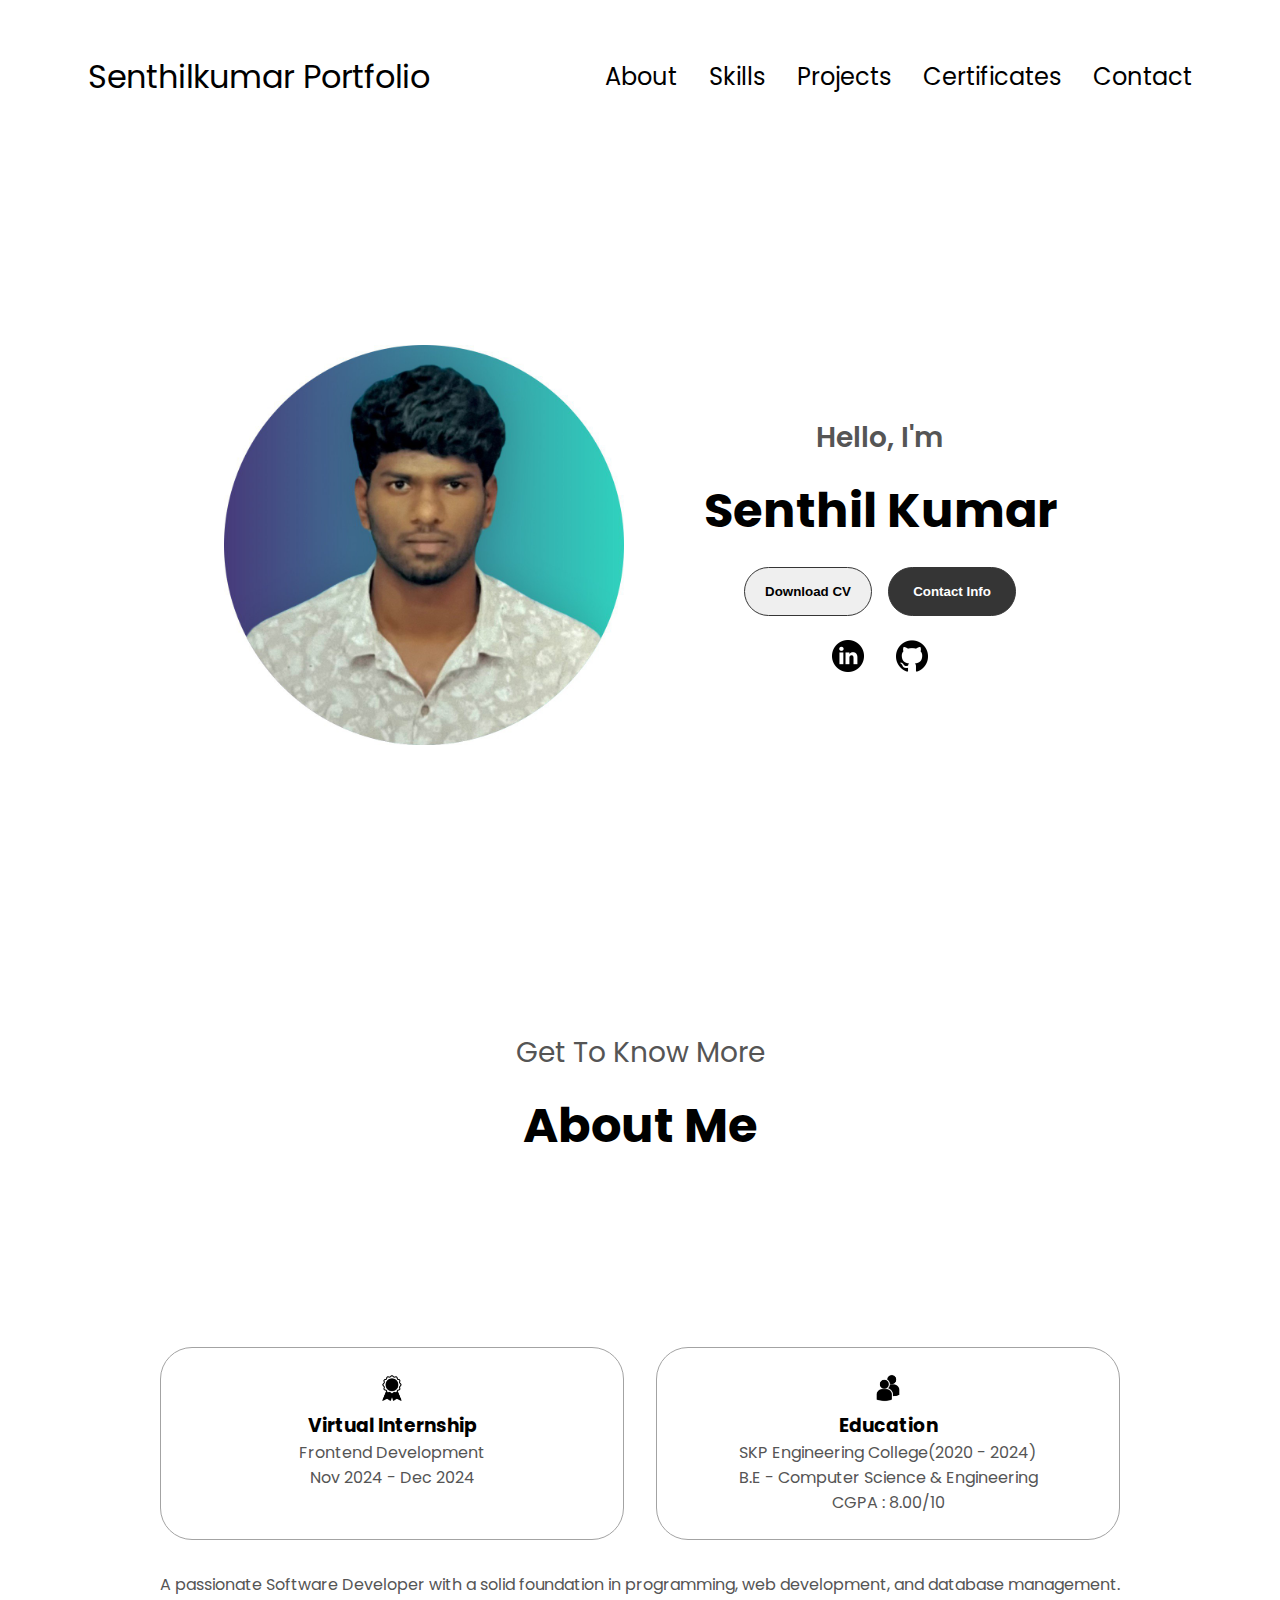
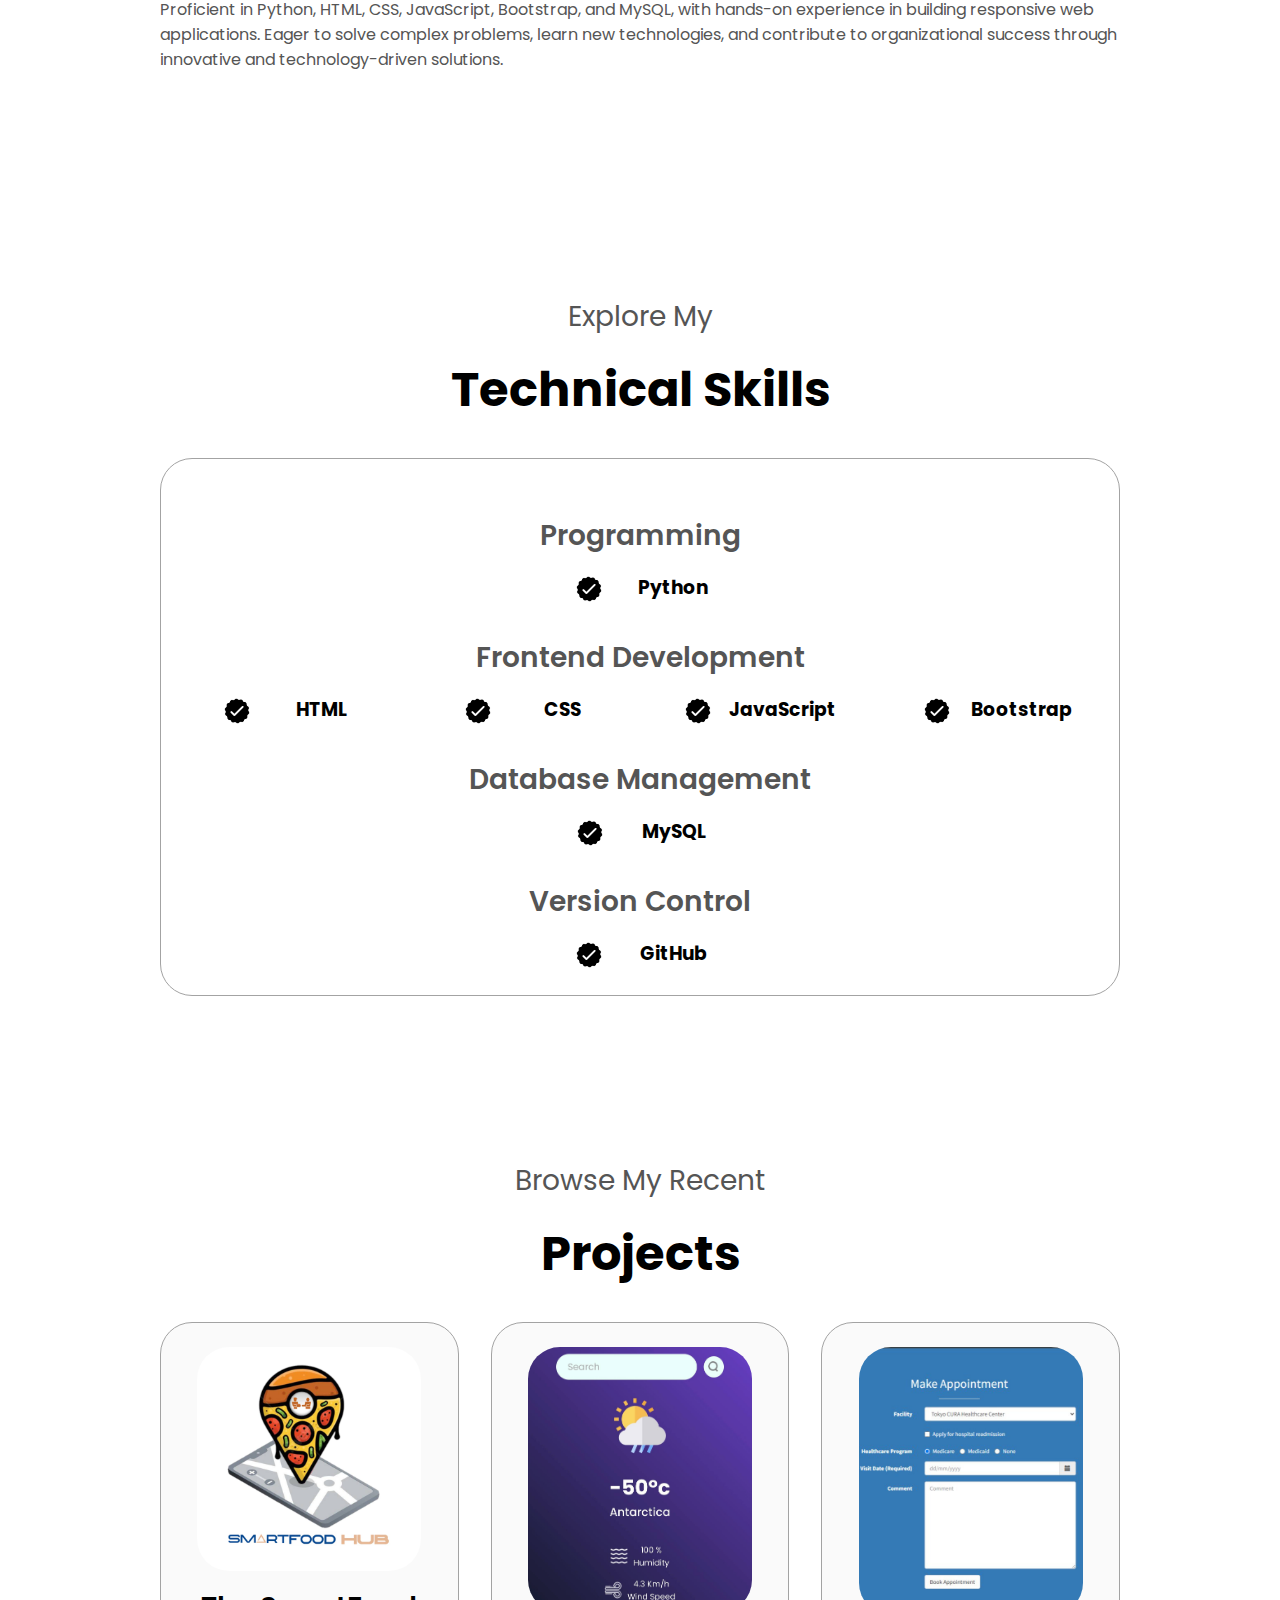
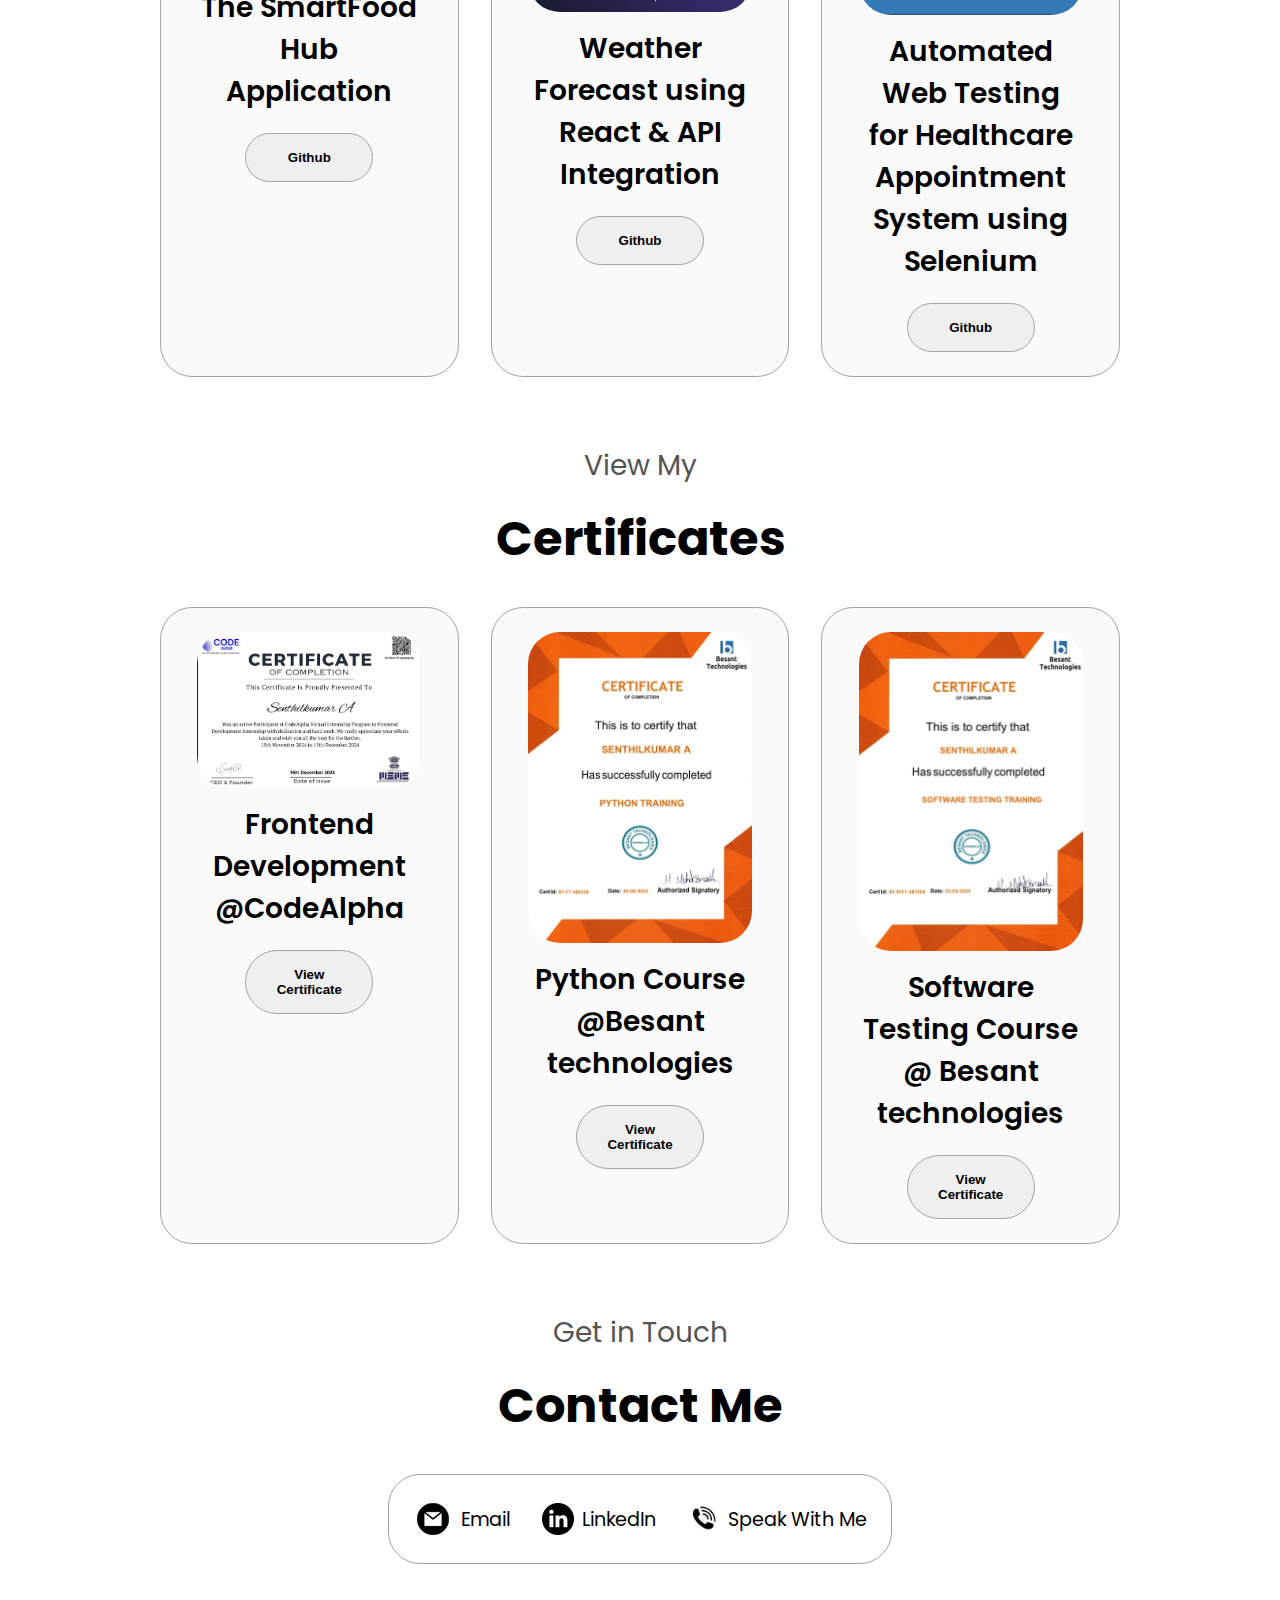
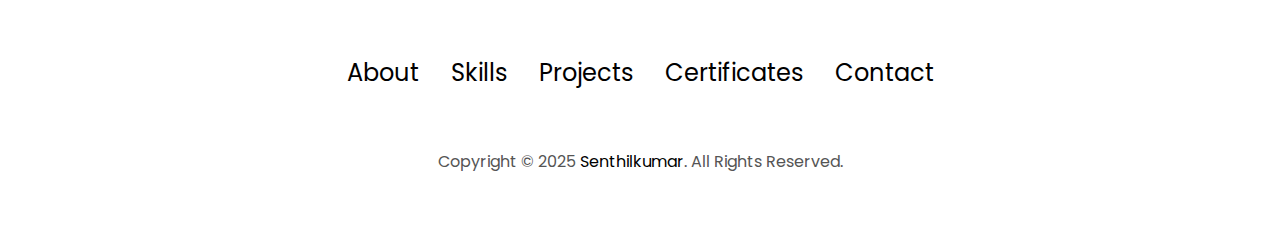
<file: index.html>
<!DOCTYPE html>
<html lang="en">
<head>
    <meta charset="UTF-8">
    <meta name="viewport" content="width=device-width, initial-scale=1.0">
    <title>Senthil's Portfolio</title>
    <link rel="stylesheet" href="style.css">
    <link rel="stylesheet" href="mediaqueries.css">
</head>
<body>
    
    <!-- nav -->
    <nav id="desktop-nav">
        <div class="logo">Senthilkumar Portfolio</div>
        <div>
            <ul class="nav-links">
                <li><a href="#about">About</a></li>
                <li><a href="#skills">Skills</a></li>
                <li><a href="#projects">Projects</a></li>
                <li><a href="#certificates">Certificates</a></li>
                <li><a href="#contact">Contact</a></li>
            </ul>
        </div>
    </nav>

    <nav id="hamburger-nav">
        <div class="logo">Senthilkumar Portfolio</div>
        <div class="hamburger-menu">
            <div class="hamburger-icon" onclick="toggleMenu()">
                <span></span>
                <span></span>
                <span></span>
            </div>
            <div class="menu-links">
                <li><a href="#about" onclick="toggleMenu()">About</a></li>
                <li><a href="#skills" onclick="toggleMenu()">Skills</a></li>
                <li><a href="#projects" onclick="toggleMenu()">Projects</a></li>
                <li><a href="#certificates" onclick="toggleMenu()">Certificates</a></li>
                <li><a href="#contact" onclick="toggleMenu()">Contact</a></li>
            </div>
        </div>
    </nav>


    <!-- about -->

    <section id="profile">
        <div class="section__pic-container">
            <img src="./assets/profile.jpg" alt="senthil profile picture">
        </div>
        <div class="section__text">
            <p class="section__text__p1">Hello, I'm</p>
            <h1 class="title">Senthil Kumar</h1>
            <div class="btn-container">
                <button class="btn btn-color-2" onclick="window.open('./assets/Resume.pdf')">Download CV</button>
                <button class="btn btn-color-1" onclick="location.href='#contact'">Contact Info</button>
            </div>
            <div id="socials-container">
                <img src="./assets/Linkedin.jpg" alt="My LinkedIn profile" class="icon" onclick="location.href='https://www.linkedin.com/in/senthilkumar-a-'">
                <img src="./assets/Github.jpg" alt="My Github Profile" class="icon" onclick="location.href='https://github.com/Senthil-kumar00'">
            </div>
        </div>
    </section>


    <section id="about">
        <p class="section__text__p1">Get To Know More</p>
        <h1 class="title">About Me</h1>
        <div class="section-container">
            <div class="about-details-container">
                <div class="about-containers">
                    <div class="details-container">
                        <img
                          src="./assets/Experience.png"
                          alt="Experience icon"
                          class="icon"
                        />
                        <h3>Virtual Internship</h3>
                        <p>Frontend Development <br> Nov 2024 - Dec 2024</p>
                      </div>
                    <div class="details-container">
                        <img src="./assets/Education.jpg" alt="Education icon" class="icon">
                        <h3>Education</h3>
                        <p>SKP Engineering College(2020 - 2024) <br> B.E - Computer Science & Engineering <br> CGPA : 8.00/10</p>
                    </div>
                </div>
                <div class="text-container">
                    <p>A passionate Software Developer with a solid foundation in programming, web development, and database management. 
                        Proficient in Python, HTML, CSS, JavaScript, Bootstrap, and MySQL, with hands-on experience in building responsive 
                        web applications. Eager to solve complex problems, learn new technologies, and contribute to organizational success 
                        through innovative and technology-driven solutions.</p>
                </div>
            </div>
        </div>
    </section>

    <!-- technical skills -->
    <section id="skills">
        <p class="section__text__p1">Explore My</p>
        <h1 class="title">Technical Skills</h1>
        <div class="skills-details-container">
            <div class="about-containers">
                <div class="details-container">
                    <h2 class="skills-sub-title">Programming</h2>
                    <div class="article-container">
                        <article>
                            <img src="./assets/Checkmark.jpg" alt="skills icon" class="icon">
                            <div>
                                <h3>Python</h3>
                            </div>
                        </article>
                    </div>
                    <h2 class="skills-sub-title">Frontend Development</h2>
                    <div class="article-container">
                        <article>
                            <img src="./assets/Checkmark.jpg" alt="skills icon" class="icon">
                            <div>
                                <h3>HTML</h3>
                            </div>
                        </article>
                        <article>
                            <img src="./assets/Checkmark.jpg" alt="skills icon" class="icon">
                            <div>
                                <h3>CSS</h3>
                            </div>
                        </article>
                        <article>
                            <img src="./assets/Checkmark.jpg" alt="skills icon" class="icon">
                            <div>
                                <h3>JavaScript</h3>
                            </div>
                        </article>
                        <article>
                            <img src="./assets/Checkmark.jpg" alt="skills icon" class="icon">
                            <div>
                                <h3>Bootstrap</h3>
                            </div>
                        </article>
                    </div>
                    <h2 class="skills-sub-title">Database Management</h2>
                    <div class="article-container">
                        <article>
                            <img src="./assets/Checkmark.jpg" alt="skills icon" class="icon">
                            <div>
                                <h3>MySQL</h3>
                            </div>
                        </article>
                    </div>
                    <h2 class="skills-sub-title">Version Control</h2>
                    <div class="article-container">
                        <article>
                            <img src="./assets/Checkmark.jpg" alt="skills icon" class="icon">
                            <div>
                                <h3>GitHub</h3>
                            </div>
                        </article>
                    </div>
                </div>
            </div>
        </div>
    </section>


    <!-- Projects -->
    <section id="projects">
        <p class="section__text__p1">Browse My Recent</p>
        <h1 class="title">Projects</h1>
        <div class="skills-details-container">
          <div class="about-containers">
            <div class="details-container color-container">
              <div class="article-container">
                <img
                  src="./assets/Project1.jpg"
                  alt="Project 1"
                  class="project-img"
                />
              </div>
              <h2 class="skills-sub-title project-title">The SmartFood Hub Application</h2>
              <div class="btn-container">
                <button
                  class="btn btn-color-2 project-btn"
                  onclick="location.href='https://github.com/Senthil-kumar00/The-SmartFood-Hub-Application'"
                >
                  Github
                </button>
              </div>
            </div>
            <div class="details-container color-container">
              <div class="article-container">
                <img
                  src="./assets/project2.jpg"
                  alt="Project 2"
                  class="project-img"
                />
              </div>
              <h2 class="skills-sub-title project-title">Weather Forecast using React & API Integration</h2>
              <div class="btn-container">
                <button
                  class="btn btn-color-2 project-btn"
                  onclick="location.href='https://github.com/Senthil-kumar00/weather-app.git'"
                >
                  Github
                </button>
              </div>
            </div>
            <div class="details-container color-container">
              <div class="article-container">
                <img
                  src="./assets/Project3.jpg"
                  alt="Project 3"
                  class="project-img"
                />
              </div>
              <h2 class="skills-sub-title project-title">Automated Web Testing for Healthcare Appointment System using Selenium</h2>
              <div class="btn-container">
                <button
                  class="btn btn-color-2 project-btn"
                  onclick="location.href='https://github.com/Senthil-kumar00/Automated-Functional-Testing-of-Appointment-Booking-System.git'"
                >
                  Github
                </button>
              </div>
            </div>
          </div>
        </div>
    </section>


    <!-- certificates -->
    <section id="certificates">
      <p class="section__text__p1">View My</p>
      <h1 class="title">Certificates</h1>
      <div class="skills-details-container">
        <div class="about-containers">
          <div class="details-container color-container">
            <div class="article-container">
              <img
                src="./assets/certificate1.jpg"
                alt="Certificate 1"
                class="certificate-img"
              />
            </div>
            <h2 class="skills-sub-title project-title">Frontend Development <br> @CodeAlpha</h2>
            <div class="btn-container">
              <button
                class="btn btn-color-2 project-btn"
                onclick="location.href='https://drive.google.com/file/d/1w4M8dmkiKEn6tmdQ4J5cetDDuLr3VVc1/view?usp=drivesdk'"
              >
                View Certificate
              </button>
            </div>
          </div>
          <div class="details-container color-container">
            <div class="article-container">
              <img
                src="./assets/certificate2.jpg"
                alt="certificate2"
                class="certificate-img"
              />
            </div>
            <h2 class="skills-sub-title project-title">Python Course <br> @Besant technologies</h2>
            <div class="btn-container">
              <button
                class="btn btn-color-2 project-btn"
                onclick="location.href='https://drive.google.com/file/d/1L0qzjMGzHohsxsXfn0U4rkcKBV3KuSFt/view?usp=drivesdk'"
              >
                View Certificate
              </button>
            </div>
          </div>
          <div class="details-container color-container">
            <div class="article-container">
              <img
                src="./assets/certificate3.jpg"
                alt="certificate3"
                class="certificate-img"
              />
            </div>
            <h2 class="skills-sub-title project-title">Software Testing Course <br> @ Besant technologies</h2>
            <div class="btn-container">
              <button
                class="btn btn-color-2 project-btn"
                onclick="location.href='https://drive.google.com/file/d/1s-pPKuho3HndUnEMMzoviQf8MrrLYNkq/view?usp=drivesdk'"
              >
                View Certificate
              </button>
            </div>
          </div>
        </div>
      </div>
  </section>

    <!-- contact -->
    <section id="contact">
        <p class="section__text__p1">Get in Touch</p>
        <h1 class="title">Contact Me</h1>
        <div class="contact-info-upper-container">
          <div class="contact-info-container">
            <img
              src="./assets/Email.png"
              alt="Email icon"
              class="icon contact-icon email-icon"
            />
            <p><a href="mailto:senthileze1303@gmail.com">Email</a></p>
          </div>
          <div class="contact-info-container">
            <img
              src="./assets/Linkedin.jpg"
              alt="LinkedIn icon"
              class="icon contact-icon"
            />
            <p><a href="https://www.linkedin.com/in/senthilkumar-a-">LinkedIn</a></p>
          </div>
          <div class="contact-info-container">
            <img
              src="./assets/Contact.jpg"
              alt="Contact icon"
              class="icon contact-icon"
            />
            <p><a href="tel:+916382801284">Speak With Me</a></p>
          </div>
        </div>
    </section>


    <!-- footer -->

    <footer>
        <nav>
          <div class="nav-links-container">
            <ul class="nav-links">
              <li><a href="#about">About</a></li>
              <li><a href="#skills">Skills</a></li>
              <li><a href="#projects">Projects</a></li>
              <li><a href="#certificates">Certificates</a></li>
              <li><a href="#contact">Contact</a></li>
            </ul>
          </div>
        </nav>
        <p>Copyright &#169; 2025 <a href="#profile" style="text-decoration: none;">Senthilkumar</a>. All Rights Reserved.</p>
    </footer>


     <script src="script.js"></script>
</body>
</html>
</file>
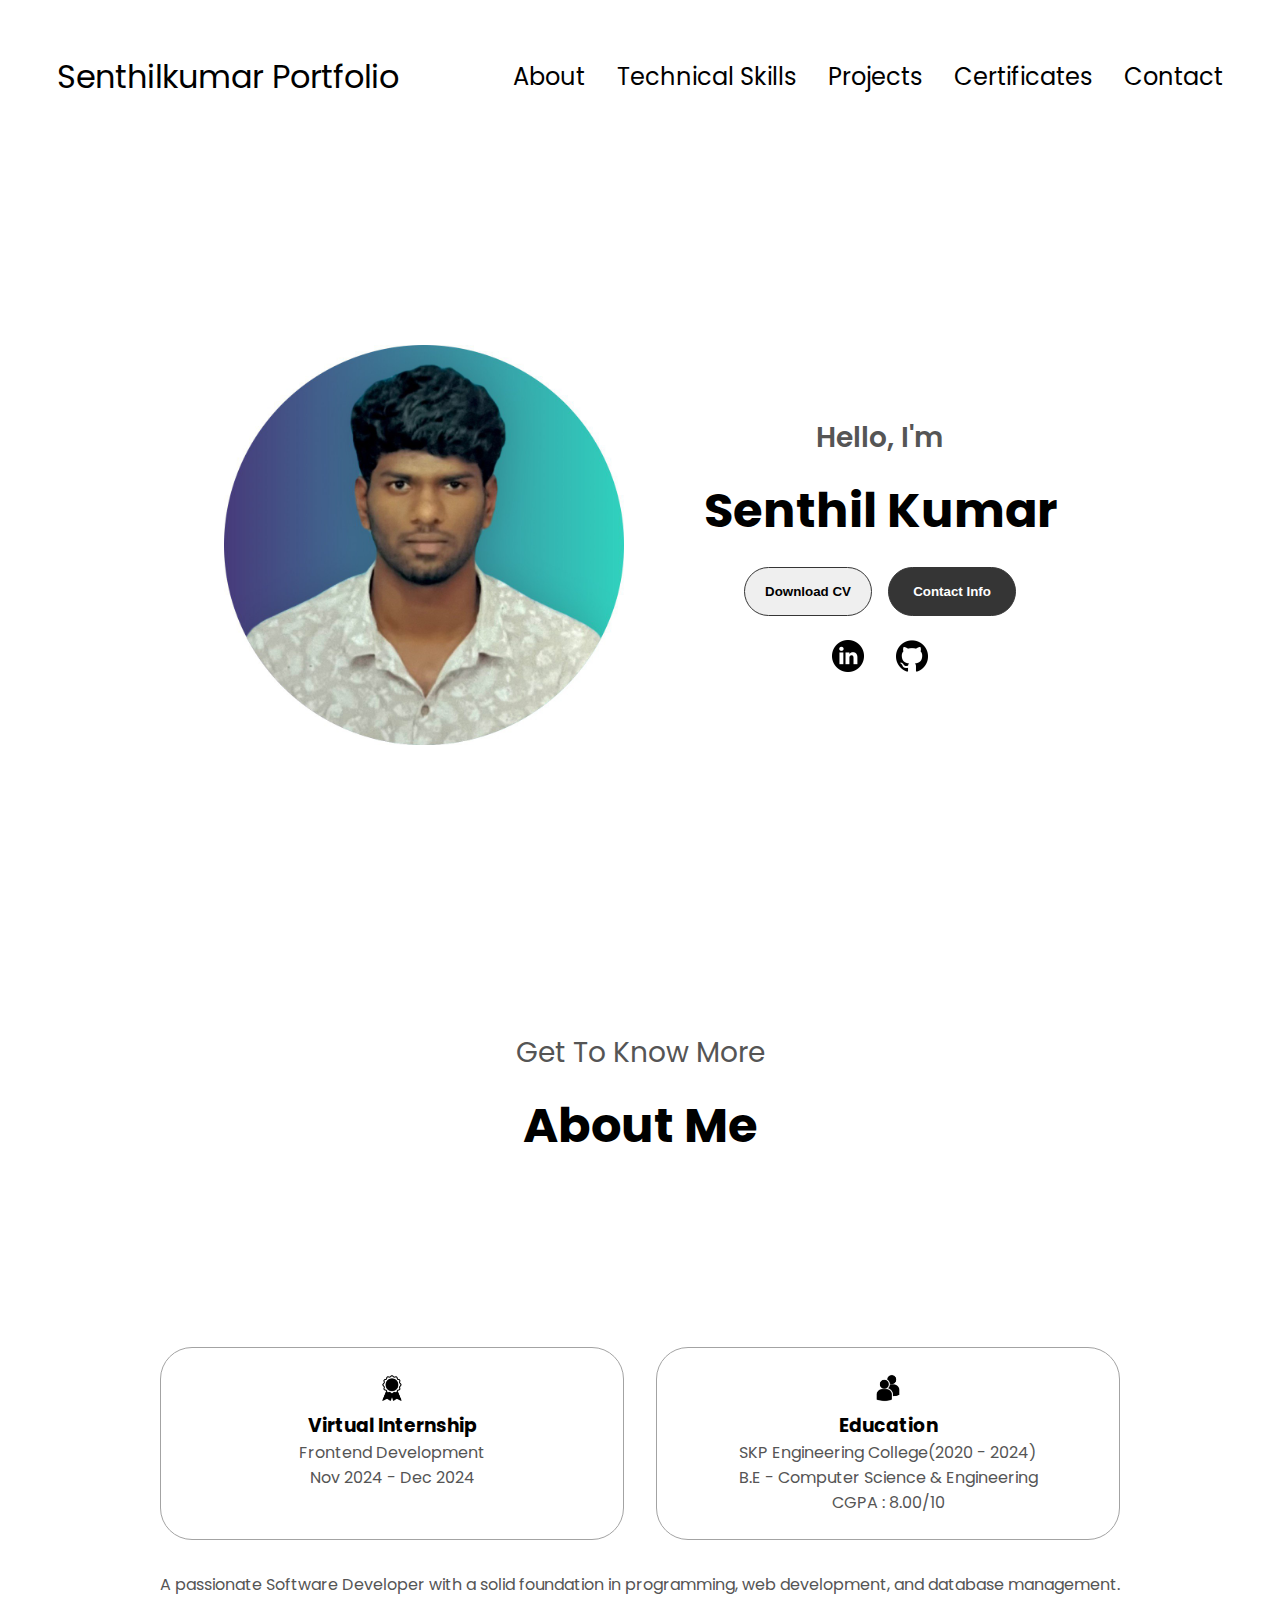
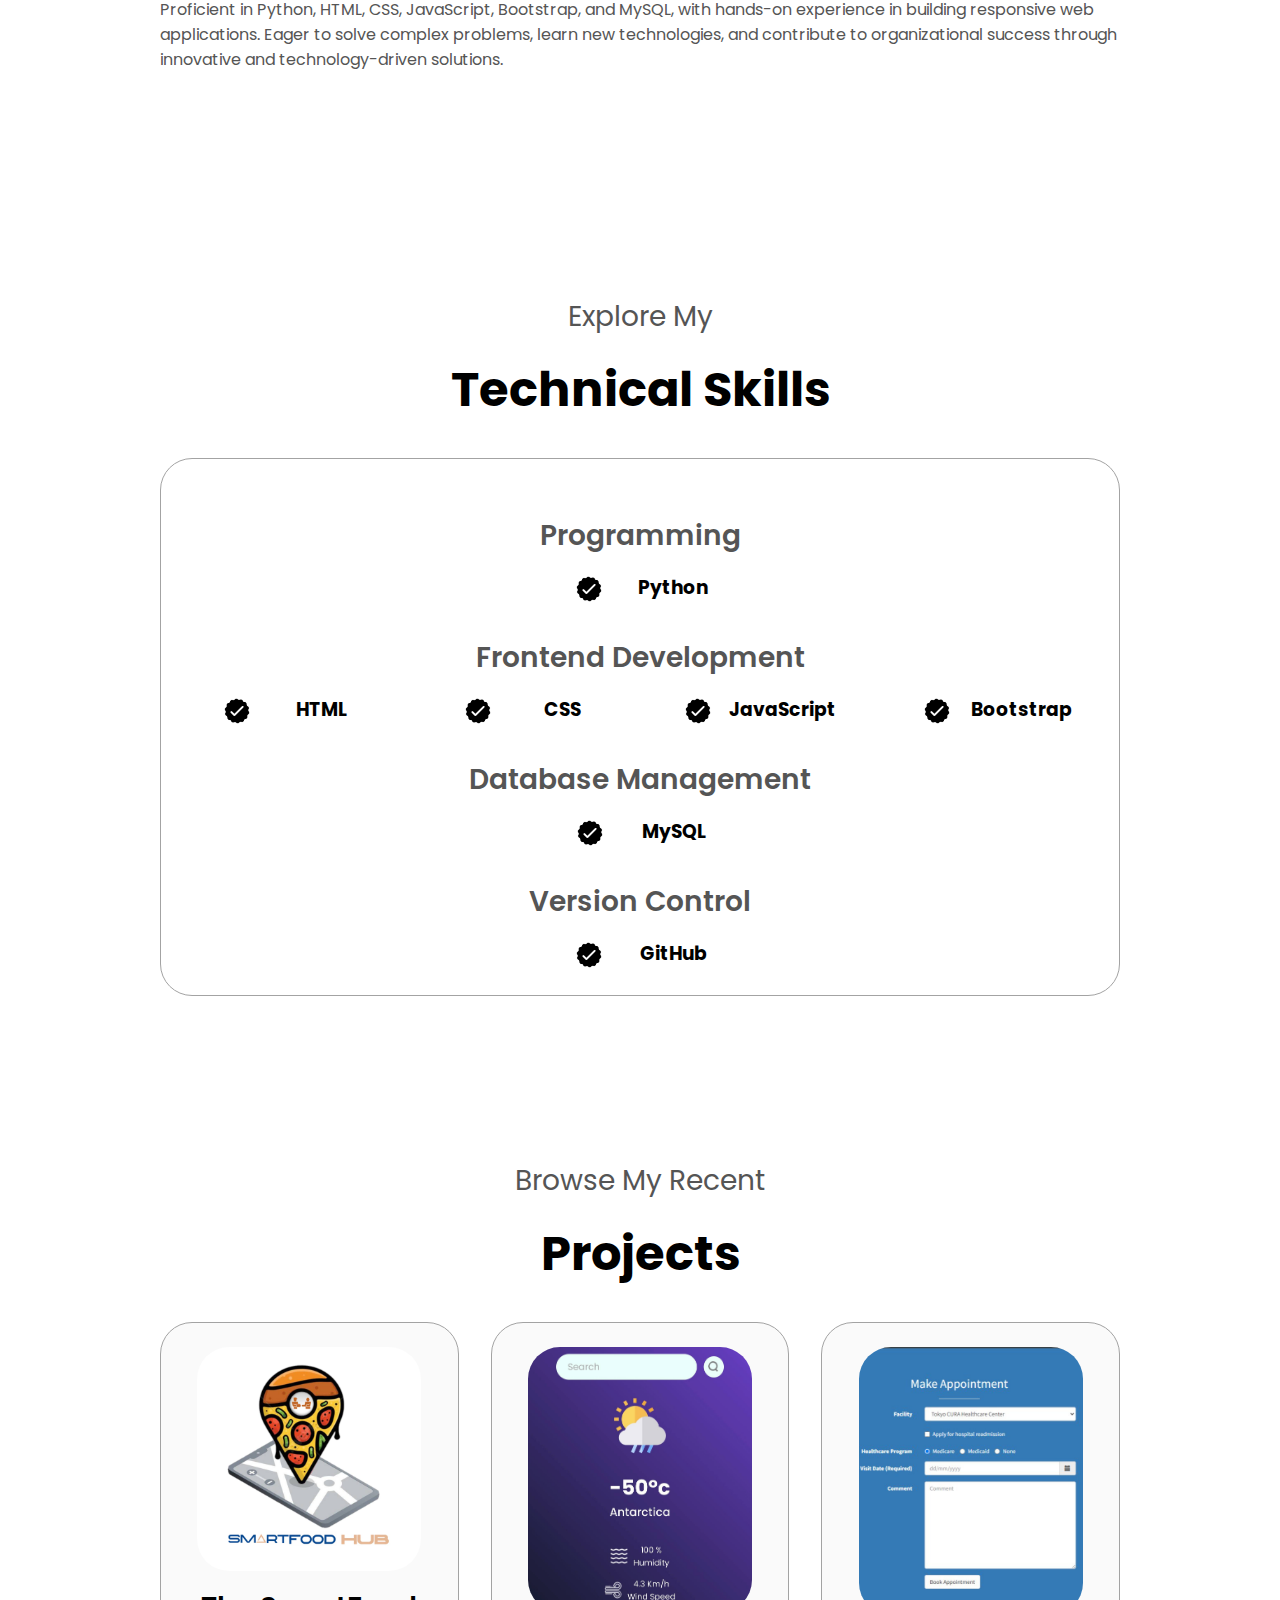
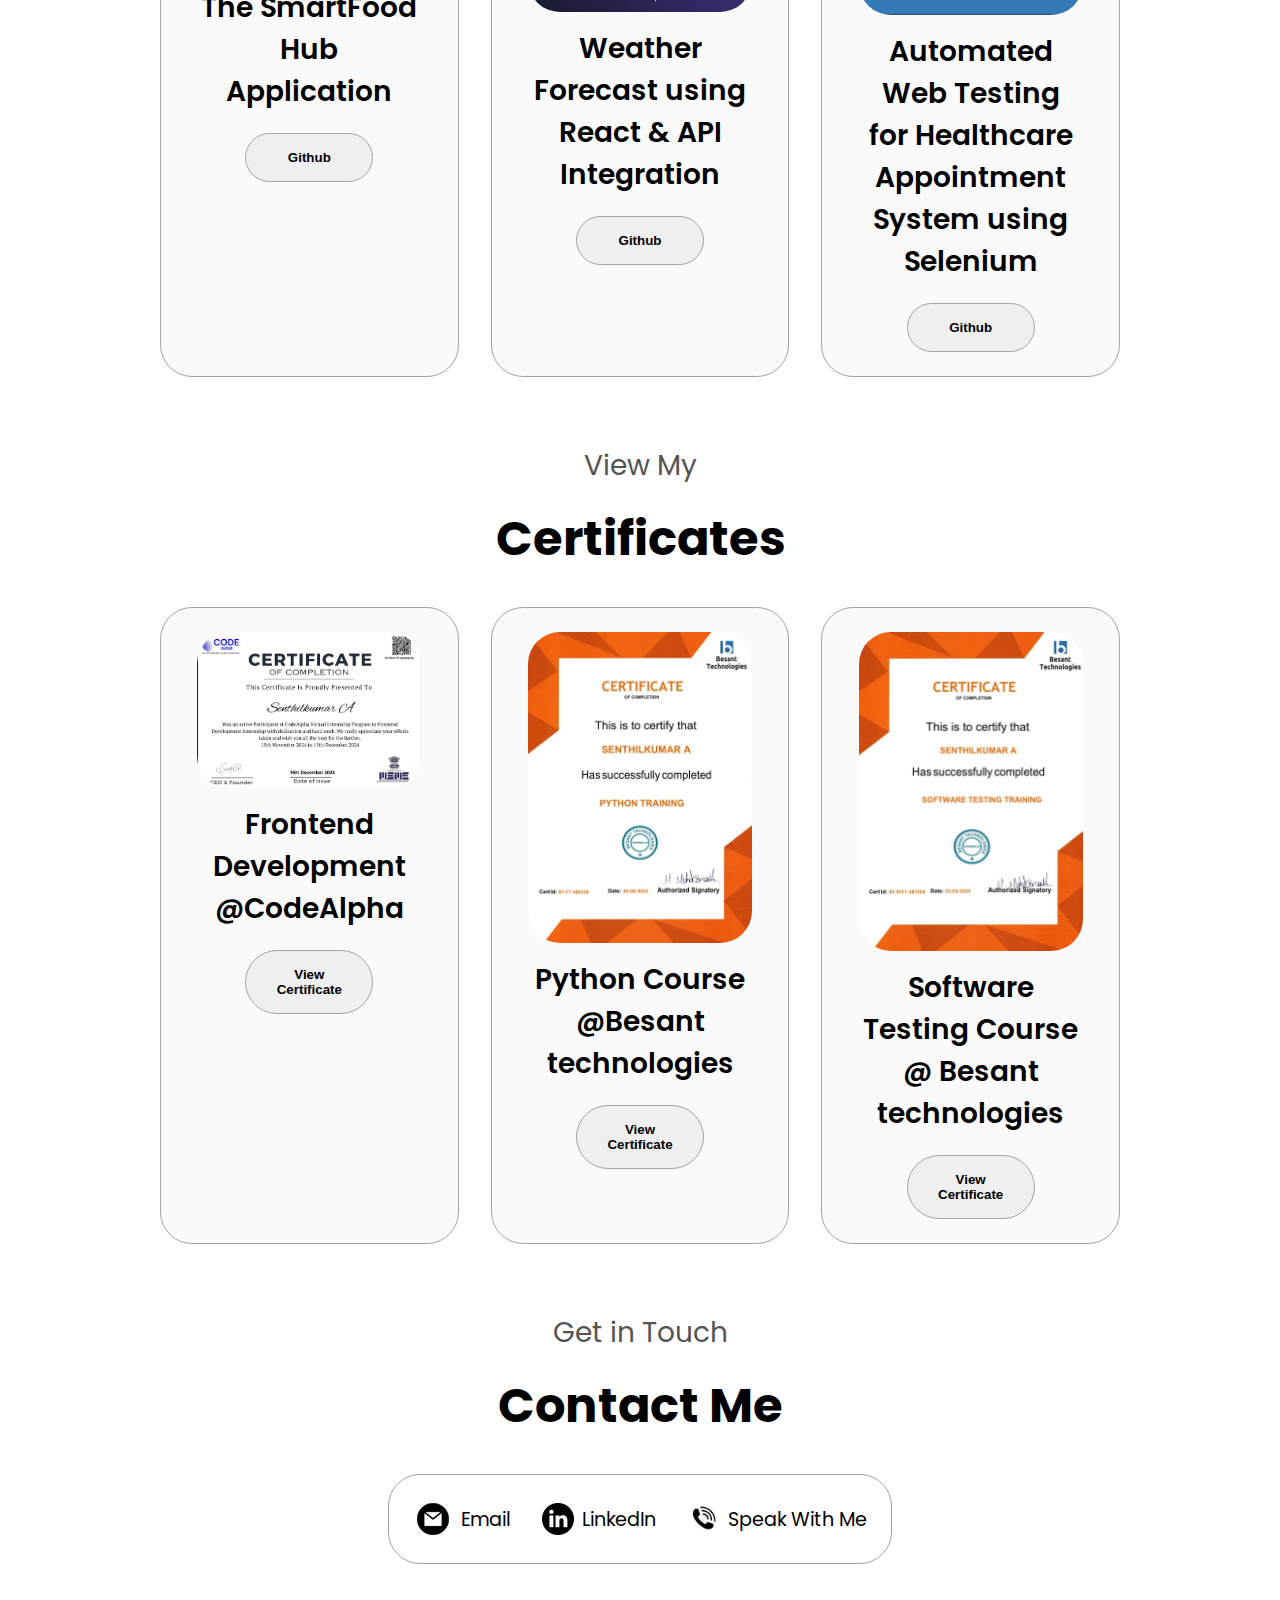
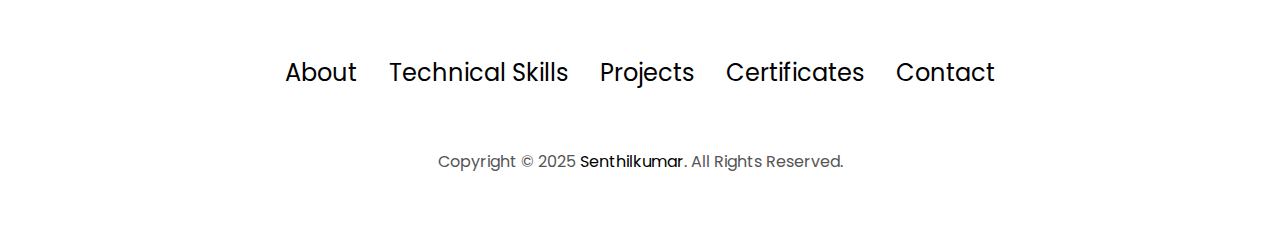
<file: senthil.html>
<!DOCTYPE html>
<html lang="en">
<head>
    <meta charset="UTF-8">
    <meta name="viewport" content="width=device-width, initial-scale=1.0">
    <title>Senthil's Portfolio</title>
    <link rel="stylesheet" href="senthil.css">
    <link rel="stylesheet" href="mediaqueries.css">
</head>
<body>
    
    <!-- nav -->
    <nav id="desktop-nav">
        <div class="logo">Senthilkumar Portfolio</div>
        <div>
            <ul class="nav-links">
                <li><a href="#about">About</a></li>
                <li><a href="#skills">Technical Skills</a></li>
                <li><a href="#projects">Projects</a></li>
                <li><a href="#certificates">Certificates</a></li>
                <li><a href="#contact">Contact</a></li>
            </ul>
        </div>
    </nav>

    <nav id="hamburger-nav">
        <div class="logo">Senthilkumar Portfolio</div>
        <div class="hamburger-menu">
            <div class="hamburger-icon" onclick="toggleMenu()">
                <span></span>
                <span></span>
                <span></span>
            </div>
            <div class="menu-links">
                <li><a href="#about" onclick="toggleMenu()">About</a></li>
                <li><a href="#skills" onclick="toggleMenu()">Technical Skills</a></li>
                <li><a href="#projects" onclick="toggleMenu()">Projects</a></li>
                <li><a href="#certificates" onclick="toggleMenu()">Certificates</a></li>
                <li><a href="#contact" onclick="toggleMenu()">Contact</a></li>
            </div>
        </div>
    </nav>


    <!-- about -->

    <section id="profile">
        <div class="section__pic-container">
            <img src="./assets/profile.jpg" alt="senthil profile picture">
        </div>
        <div class="section__text">
            <p class="section__text__p1">Hello, I'm</p>
            <h1 class="title">Senthil Kumar</h1>
            <div class="btn-container">
                <button class="btn btn-color-2" onclick="window.open('./assets/Resume.pdf')">Download CV</button>
                <button class="btn btn-color-1" onclick="location.href='#contact'">Contact Info</button>
            </div>
            <div id="socials-container">
                <img src="./assets/Linkedin.jpg" alt="My LinkedIn profile" class="icon" onclick="location.href='https://www.linkedin.com/in/senthilkumar-a-'">
                <img src="./assets/Github.jpg" alt="My Github Profile" class="icon" onclick="location.href='https://github.com/Senthil-kumar00'">
            </div>
        </div>
    </section>


    <section id="about">
        <p class="section__text__p1">Get To Know More</p>
        <h1 class="title">About Me</h1>
        <div class="section-container">
            <div class="about-details-container">
                <div class="about-containers">
                    <div class="details-container">
                        <img
                          src="./assets/Experience.png"
                          alt="Experience icon"
                          class="icon"
                        />
                        <h3>Virtual Internship</h3>
                        <p>Frontend Development <br> Nov 2024 - Dec 2024</p>
                      </div>
                    <div class="details-container">
                        <img src="./assets/Education.jpg" alt="Education icon" class="icon">
                        <h3>Education</h3>
                        <p>SKP Engineering College(2020 - 2024) <br> B.E - Computer Science & Engineering <br> CGPA : 8.00/10</p>
                    </div>
                </div>
                <div class="text-container">
                    <p>A passionate Software Developer with a solid foundation in programming, web development, and database management. 
                        Proficient in Python, HTML, CSS, JavaScript, Bootstrap, and MySQL, with hands-on experience in building responsive 
                        web applications. Eager to solve complex problems, learn new technologies, and contribute to organizational success 
                        through innovative and technology-driven solutions.</p>
                </div>
            </div>
        </div>
    </section>

    <!-- technical skills -->
    <section id="skills">
        <p class="section__text__p1">Explore My</p>
        <h1 class="title">Technical Skills</h1>
        <div class="skills-details-container">
            <div class="about-containers">
                <div class="details-container">
                    <h2 class="skills-sub-title">Programming</h2>
                    <div class="article-container">
                        <article>
                            <img src="./assets/Checkmark.jpg" alt="skills icon" class="icon">
                            <div>
                                <h3>Python</h3>
                            </div>
                        </article>
                    </div>
                    <h2 class="skills-sub-title">Frontend Development</h2>
                    <div class="article-container">
                        <article>
                            <img src="./assets/Checkmark.jpg" alt="skills icon" class="icon">
                            <div>
                                <h3>HTML</h3>
                            </div>
                        </article>
                        <article>
                            <img src="./assets/Checkmark.jpg" alt="skills icon" class="icon">
                            <div>
                                <h3>CSS</h3>
                            </div>
                        </article>
                        <article>
                            <img src="./assets/Checkmark.jpg" alt="skills icon" class="icon">
                            <div>
                                <h3>JavaScript</h3>
                            </div>
                        </article>
                        <article>
                            <img src="./assets/Checkmark.jpg" alt="skills icon" class="icon">
                            <div>
                                <h3>Bootstrap</h3>
                            </div>
                        </article>
                    </div>
                    <h2 class="skills-sub-title">Database Management</h2>
                    <div class="article-container">
                        <article>
                            <img src="./assets/Checkmark.jpg" alt="skills icon" class="icon">
                            <div>
                                <h3>MySQL</h3>
                            </div>
                        </article>
                    </div>
                    <h2 class="skills-sub-title">Version Control</h2>
                    <div class="article-container">
                        <article>
                            <img src="./assets/Checkmark.jpg" alt="skills icon" class="icon">
                            <div>
                                <h3>GitHub</h3>
                            </div>
                        </article>
                    </div>
                </div>
            </div>
        </div>
    </section>


    <!-- Projects -->
    <section id="projects">
        <p class="section__text__p1">Browse My Recent</p>
        <h1 class="title">Projects</h1>
        <div class="skills-details-container">
          <div class="about-containers">
            <div class="details-container color-container">
              <div class="article-container">
                <img
                  src="./assets/Project1.jpg"
                  alt="Project 1"
                  class="project-img"
                />
              </div>
              <h2 class="skills-sub-title project-title">The SmartFood Hub Application</h2>
              <div class="btn-container">
                <button
                  class="btn btn-color-2 project-btn"
                  onclick="location.href='https://github.com/Senthil-kumar00/The-SmartFood-Hub-Application'"
                >
                  Github
                </button>
              </div>
            </div>
            <div class="details-container color-container">
              <div class="article-container">
                <img
                  src="./assets/project2.jpg"
                  alt="Project 2"
                  class="project-img"
                />
              </div>
              <h2 class="skills-sub-title project-title">Weather Forecast using React & API Integration</h2>
              <div class="btn-container">
                <button
                  class="btn btn-color-2 project-btn"
                  onclick="location.href='https://github.com/Senthil-kumar00/weather-app.git'"
                >
                  Github
                </button>
              </div>
            </div>
            <div class="details-container color-container">
              <div class="article-container">
                <img
                  src="./assets/Project3.jpg"
                  alt="Project 3"
                  class="project-img"
                />
              </div>
              <h2 class="skills-sub-title project-title">Automated Web Testing for Healthcare Appointment System using Selenium</h2>
              <div class="btn-container">
                <button
                  class="btn btn-color-2 project-btn"
                  onclick="location.href='https://github.com/Senthil-kumar00/Automated-Functional-Testing-of-Appointment-Booking-System.git'"
                >
                  Github
                </button>
              </div>
            </div>
          </div>
        </div>
    </section>


    <!-- certificates -->
    <section id="certificates">
      <p class="section__text__p1">View My</p>
      <h1 class="title">Certificates</h1>
      <div class="skills-details-container">
        <div class="about-containers">
          <div class="details-container color-container">
            <div class="article-container">
              <img
                src="./assets/certificate1.jpg"
                alt="Certificate 1"
                class="certificate-img"
              />
            </div>
            <h2 class="skills-sub-title project-title">Frontend Development <br> @CodeAlpha</h2>
            <div class="btn-container">
              <button
                class="btn btn-color-2 project-btn"
                onclick="location.href='https://drive.google.com/file/d/1w4M8dmkiKEn6tmdQ4J5cetDDuLr3VVc1/view?usp=drivesdk'"
              >
                View Certificate
              </button>
            </div>
          </div>
          <div class="details-container color-container">
            <div class="article-container">
              <img
                src="./assets/certificate2.jpg"
                alt="certificate2"
                class="certificate-img"
              />
            </div>
            <h2 class="skills-sub-title project-title">Python Course <br> @Besant technologies</h2>
            <div class="btn-container">
              <button
                class="btn btn-color-2 project-btn"
                onclick="location.href='https://drive.google.com/file/d/1L0qzjMGzHohsxsXfn0U4rkcKBV3KuSFt/view?usp=drivesdk'"
              >
                View Certificate
              </button>
            </div>
          </div>
          <div class="details-container color-container">
            <div class="article-container">
              <img
                src="./assets/certificate3.jpg"
                alt="certificate3"
                class="certificate-img"
              />
            </div>
            <h2 class="skills-sub-title project-title">Software Testing Course <br> @ Besant technologies</h2>
            <div class="btn-container">
              <button
                class="btn btn-color-2 project-btn"
                onclick="location.href='https://drive.google.com/file/d/1s-pPKuho3HndUnEMMzoviQf8MrrLYNkq/view?usp=drivesdk'"
              >
                View Certificate
              </button>
            </div>
          </div>
        </div>
      </div>
  </section>

    <!-- contact -->
    <section id="contact">
        <p class="section__text__p1">Get in Touch</p>
        <h1 class="title">Contact Me</h1>
        <div class="contact-info-upper-container">
          <div class="contact-info-container">
            <img
              src="./assets/Email.png"
              alt="Email icon"
              class="icon contact-icon email-icon"
            />
            <p><a href="mailto:senthileze1303@gmail.com">Email</a></p>
          </div>
          <div class="contact-info-container">
            <img
              src="./assets/Linkedin.jpg"
              alt="LinkedIn icon"
              class="icon contact-icon"
            />
            <p><a href="https://www.linkedin.com/in/senthilkumar-a-">LinkedIn</a></p>
          </div>
          <div class="contact-info-container">
            <img
              src="./assets/Contact.jpg"
              alt="Contact icon"
              class="icon contact-icon"
            />
            <p><a href="tel:+916382801284">Speak With Me</a></p>
          </div>
        </div>
    </section>


    <!-- footer -->

    <footer>
        <nav>
          <div class="nav-links-container">
            <ul class="nav-links">
              <li><a href="#about">About</a></li>
              <li><a href="#skills">Technical Skills</a></li>
              <li><a href="#projects">Projects</a></li>
              <li><a href="#certificates">Certificates</a></li>
              <li><a href="#contact">Contact</a></li>
            </ul>
          </div>
        </nav>
        <p>Copyright &#169; 2025 <a href="#profile" style="text-decoration: none;">Senthilkumar</a>. All Rights Reserved.</p>
    </footer>


     <script src="script.js"></script>
</body>
</html>
</file>
<file: style.css>
@import url('https://fonts.googleapis.com/css2?family=Poppins:ital,wght@0,100;0,200;0,300;0,400;0,500;0,600;0,700;0,800;0,900;1,100;1,200;1,300;1,400;1,500;1,600;1,700;1,800;1,900&display=swap');

*{
    margin: 0;
    padding: 0;
}

body{
    font-family: "Poppins", sans-serif;
}

html{
    scroll-behavior: smooth;
}

p{
    color: rgb(85, 85, 85);
}

/* Transition */

a, 
.btn{
    transition: all 300ms ease;
}


/* Desktop Nav */

nav, .nav-links{
    display: flex;
}

nav{
    justify-content: space-around;
    align-items: center;
    height: 17vh;
}

.nav-links{
    gap: 2rem;
    list-style: none;
    font-size: 1.5rem;
}

a{ 
    color: black;
    text-decoration: none;
    text-decoration: white;
}

a:hover{
    color: grey;
    text-decoration: underline;
    text-underline-offset: 1rem;
    text-decoration-color: rgb(181, 181, 181);
}

.logo{
    font-size: 2rem;
}

.logo:hover{
    cursor: default;
}


/* Hamburger Menu */

#hamburger-nav{
    display: none;
}

.hamburger-menu{
    position: relative;
    display: inline-block;
}

.hamburger-icon{
    display: flex;
    flex-direction: column;
    justify-content: space-between;
    height: 24px;
    width: 30px;
    cursor: pointer;
}

.hamburger-icon span{
    width: 100%;
    height: 2px;
    background-color: black;
    transition: all 0.3 ease-in-out;
}

.menu-links{
    position: absolute;
    top: 100%;
    right: 0;
    border-radius: 10px;
    background-color: rgb(93, 90, 90);
    width: fit-content;
    max-height: 0;
    overflow: hidden;
    transition: all 0.3 ease-in-out;
}


.menu-links a {
    display: block;
    padding: 10px;
    text-align: center;
    font-size: 1.5rem;
    color: white;
    text-decoration: none;
    transition: all 0.3 ease-in-out;
}

.menu-links a:hover{
    background-color: white;
    color: black;
}

.menu-links li{
    list-style: none;
}

.menu-links.open{
    max-height: 300px;
}

.hamburger-icon.open span:first-child{
    transform: rotate(45deg) translate(10px, 5px);
}

.hamburger-icon.open span:nth-child(2){
    opacity: 0;
}

.hamburger-icon.open span:last-child{
    transform: rotate(-45deg) translate(10px, -5px);
}

.hamburger-icon span:first-child{
    transform: none;
}

.hamburger-icon span:first-child{
    opacity: 1;
}

.hamburger-icon span:first-child{
    transform: none;
}


/* Sections */

section{
    padding-top: 4vh;
    height: 96vh;
    margin: 0 10rem;
    box-sizing: border-box;
    min-height: fit-content;
}

.section-container{
    display: flex;
}

/* Profile section */

#profile{
    display: flex;
    justify-content: center;
    gap: 5rem;
    height: 80vh;
}

.section__pic-container{
    display: flex;
    height: 400px;
    width: 400px;
    margin: auto 0;
}

.section__text{
    align-self: center;
    text-align: center;
}

.section__text p{
    font-weight: 600;
}

.section__text__p1{
    text-align: center;
    font-size: 1.75rem;
    margin-bottom: 1rem;
}

.title{
    font-size: 3rem;
    text-align: center;
}

#socials-container{
    display: flex;
    justify-content: center;
    margin-top: 1.5rem;
    gap: 2rem;
}

/* icons */

.icon{
    cursor: pointer;
    height: 2rem;
}

/* buttons */

.btn-container{
    display: flex;
    justify-content: center;
    gap: 1rem;
    margin-top: 20px;
}

.btn {
    font-weight: 600;
    transition: all 300ms ease;
    padding: 1rem;
    width: 8rem;
    border-radius: 2rem;
}

.btn-color-1, .btn-color-2{
    border: rgb(53, 53, 53) 0.1rem solid;
}

.btn-color-1:hover, .btn-color-2:hover{
    cursor: pointer;
}

.btn-color-1, .btn-color-2:hover{
    background-color: rgb(53, 53, 53);
    color: white;
}

.btn-color-1:hover{
    background-color: rgb(0, 0, 0);
}

.btn-color-2{
    background-color: none;
}

.btn-color-2:hover{
    border: rgb(255, 255, 255) 0.1rem solid;
}

.btn-container{
    gap: 1rem;
}


/* About section */

#about{
    position: relative;
}

.about-containers{
    gap: 2rem;
    margin-bottom: 2rem;
    margin-top: 2rem;
}

.about-details-container{
    justify-content: center;
    flex-direction: column;
}

.about-containers, .about-details-container{
    display: flex;
}

.details-container{
    padding: 1.5rem;
    flex: 1;
    background: white;
    border-radius: 2rem;
    border: rgb(53, 53, 53) 0.1rem solid;
    border-color: rgb(163, 163, 163);
    text-align: center;
}

.section-container{
    gap: 4rem;
    height: 80%;
}

/* Skills */

#skills{
    position: relative;
}

.skills-sub-title{
    color: rgb(85, 85, 85);
    font-weight: 600;
    font-size: 1.75rem;
    margin-bottom: 1rem;
    margin-top: 2rem;
}

.skills-details-container{
    display: flex;
    justify-content: center;
    flex-direction: column;
}

.article-container{
    display: flex;
    text-align: initial;
    flex-wrap: wrap;
    flex-direction: row;
    gap: 2.5rem;
    justify-content: space-around;
}

article{
    display: flex;
    width: 10rem;
    justify-content: space-around;
    gap: 0.5rem;
}

article .icon{
    cursor: default;
}


/* Projects section */

#projects {
    position: relative;
}
  
.color-container {
    border-color: rgb(163, 163, 163);
    background: rgb(250, 250, 250);
}
  
.project-img {
    border-radius: 2rem;
    width: 90%;
    height: 90%;
}
  
.project-title {
    margin: 1rem;
    color: black;
}
  
.project-btn {
    color: black;
    border-color: rgb(163, 163, 163);
}


/* certificates */
#certificates {
    position: relative;
    /* padding: 4vh 10rem;
    min-height: fit-content; */
}
.color-container {
    border-color: rgb(163, 163, 163);
    background: rgb(250, 250, 250);
}
  
.certificate-img {
    border-radius: 2rem;
    width: 90%;
    height: 90%;
}
  
.cerficate-title {
    margin: 1rem;
    color: black;
}
  
.certificate-btn {
    color: black;
    border-color: rgb(163, 163, 163);
}


/* contact */

#contact {
    display: flex;
    justify-content: center;
    flex-direction: column;
    height: 70vh;
}
  
.contact-info-upper-container {
    display: flex;
    justify-content: center;
    border-radius: 2rem;
    border: rgb(53, 53, 53) 0.1rem solid;
    border-color: rgb(163, 163, 163);
    background: (250, 250, 250);
    margin: 2rem auto;
    padding: 0.5rem;
}
  
.contact-info-container {
    display: flex;
    align-items: center;
    justify-content: center;
    gap: 0.5rem;
    margin: 1rem;
}
  
.contact-info-container p {
    font-size: larger;
}
  
.contact-icon {
    cursor: default;
}
  
.email-icon {
    height: 2.5rem;
}


/* footer*/

footer {
    height: 26vh;
    margin: 0 1rem;
}
  
footer p {
    text-align: center;
}
</file>
<file: mediaqueries.css>
@media screen and (max-width: 1400px) {
    #profile {
      height: 83vh;
      margin-bottom: 6rem;
    }
    .about-containers {
      flex-wrap: wrap;
    }
    #contact,
    #projects {
      height: fit-content;
    }
  }
  
  @media screen and (max-width: 1200px) {
    #desktop-nav {
      display: none;
    }
    #hamburger-nav {
      display: flex;
    }
    #skills,
    .skills-details-container {
      margin-top: 2rem;
    }
    #profile,
    .section-container {
      display: block;
    }
    section,
    .section-container {
      height: fit-content;
    }
    section {
      margin: 0 5%;
    }
    .section__pic-container {
      width: 275px;
      height: 275px;
      margin: 0 auto 2rem;
    }
    .about-containers {
      margin-top: 0;
    }
  }
  
  @media screen and (max-width: 600px) {
    #contact,
    footer {
      height: 40vh;
    }
    #profile {
      height: 83vh;
      margin-bottom: 0;
    }
    article {
      font-size: 1rem;
    }
    footer nav {
      height: fit-content;
      margin-bottom: 2rem;
    }
    .about-containers,
    .contact-info-upper-container,
    .btn-container {
      flex-wrap: wrap;
    }
    .contact-info-container {
      margin: 0;
    }
    .contact-info-container p,
    .nav-links li a {
      font-size: 1rem;
    }
    .skills-sub-title {
      font-size: 1.25rem;
    }
    .logo {
      font-size: 1.5rem;
    }
    .nav-links {
      flex-direction: column;
      gap: 0.5rem;
      text-align: center;
    }
    .section__pic-container {
      width: auto;
      height: 46vw;
      justify-content: center;
    }
    .title {
      font-size: 2rem;
    }
    .text-container {
      text-align: justify;
    }
  }
</file>
<file: senthil.css>
@import url('https://fonts.googleapis.com/css2?family=Poppins:ital,wght@0,100;0,200;0,300;0,400;0,500;0,600;0,700;0,800;0,900;1,100;1,200;1,300;1,400;1,500;1,600;1,700;1,800;1,900&display=swap');

*{
    margin: 0;
    padding: 0;
}

body{
    font-family: "Poppins", sans-serif;
}

html{
    scroll-behavior: smooth;
}

p{
    color: rgb(85, 85, 85);
}

/* Transition */

a, 
.btn{
    transition: all 300ms ease;
}


/* Desktop Nav */

nav, .nav-links{
    display: flex;
}

nav{
    justify-content: space-around;
    align-items: center;
    height: 17vh;
}

.nav-links{
    gap: 2rem;
    list-style: none;
    font-size: 1.5rem;
}

a{ 
    color: black;
    text-decoration: none;
    text-decoration: white;
}

a:hover{
    color: grey;
    text-decoration: underline;
    text-underline-offset: 1rem;
    text-decoration-color: rgb(181, 181, 181);
}

.logo{
    font-size: 2rem;
}

.logo:hover{
    cursor: default;
}


/* Hamburger Menu */

#hamburger-nav{
    display: none;
}

.hamburger-menu{
    position: relative;
    display: inline-block;
}

.hamburger-icon{
    display: flex;
    flex-direction: column;
    justify-content: space-between;
    height: 24px;
    width: 30px;
    cursor: pointer;
}

.hamburger-icon span{
    width: 100%;
    height: 2px;
    background-color: black;
    transition: all 0.3 ease-in-out;
}

.menu-links{
    position: absolute;
    top: 100%;
    right: 0;
    border-radius: 10px;
    background-color: rgb(93, 90, 90);
    width: fit-content;
    max-height: 0;
    overflow: hidden;
    transition: all 0.3 ease-in-out;
}


.menu-links a {
    display: block;
    padding: 10px;
    text-align: center;
    font-size: 1.5rem;
    color: white;
    text-decoration: none;
    transition: all 0.3 ease-in-out;
}

.menu-links a:hover{
    background-color: white;
    color: black;
}

.menu-links li{
    list-style: none;
}

.menu-links.open{
    max-height: 300px;
}

.hamburger-icon.open span:first-child{
    transform: rotate(45deg) translate(10px, 5px);
}

.hamburger-icon.open span:nth-child(2){
    opacity: 0;
}

.hamburger-icon.open span:last-child{
    transform: rotate(-45deg) translate(10px, -5px);
}

.hamburger-icon span:first-child{
    transform: none;
}

.hamburger-icon span:first-child{
    opacity: 1;
}

.hamburger-icon span:first-child{
    transform: none;
}


/* Sections */

section{
    padding-top: 4vh;
    height: 96vh;
    margin: 0 10rem;
    box-sizing: border-box;
    min-height: fit-content;
}

.section-container{
    display: flex;
}

/* Profile section */

#profile{
    display: flex;
    justify-content: center;
    gap: 5rem;
    height: 80vh;
}

.section__pic-container{
    display: flex;
    height: 400px;
    width: 400px;
    margin: auto 0;
}

.section__text{
    align-self: center;
    text-align: center;
}

.section__text p{
    font-weight: 600;
}

.section__text__p1{
    text-align: center;
    font-size: 1.75rem;
    margin-bottom: 1rem;
}

.title{
    font-size: 3rem;
    text-align: center;
}

#socials-container{
    display: flex;
    justify-content: center;
    margin-top: 1.5rem;
    gap: 2rem;
}

/* icons */

.icon{
    cursor: pointer;
    height: 2rem;
}

/* buttons */

.btn-container{
    display: flex;
    justify-content: center;
    gap: 1rem;
    margin-top: 20px;
}

.btn {
    font-weight: 600;
    transition: all 300ms ease;
    padding: 1rem;
    width: 8rem;
    border-radius: 2rem;
}

.btn-color-1, .btn-color-2{
    border: rgb(53, 53, 53) 0.1rem solid;
}

.btn-color-1:hover, .btn-color-2:hover{
    cursor: pointer;
}

.btn-color-1, .btn-color-2:hover{
    background-color: rgb(53, 53, 53);
    color: white;
}

.btn-color-1:hover{
    background-color: rgb(0, 0, 0);
}

.btn-color-2{
    background-color: none;
}

.btn-color-2:hover{
    border: rgb(255, 255, 255) 0.1rem solid;
}

.btn-container{
    gap: 1rem;
}


/* About section */

#about{
    position: relative;
}

.about-containers{
    gap: 2rem;
    margin-bottom: 2rem;
    margin-top: 2rem;
}

.about-details-container{
    justify-content: center;
    flex-direction: column;
}

.about-containers, .about-details-container{
    display: flex;
}

.details-container{
    padding: 1.5rem;
    flex: 1;
    background: white;
    border-radius: 2rem;
    border: rgb(53, 53, 53) 0.1rem solid;
    border-color: rgb(163, 163, 163);
    text-align: center;
}

.section-container{
    gap: 4rem;
    height: 80%;
}

/* Skills */

#skills{
    position: relative;
}

.skills-sub-title{
    color: rgb(85, 85, 85);
    font-weight: 600;
    font-size: 1.75rem;
    margin-bottom: 1rem;
    margin-top: 2rem;
}

.skills-details-container{
    display: flex;
    justify-content: center;
    flex-direction: column;
}

.article-container{
    display: flex;
    text-align: initial;
    flex-wrap: wrap;
    flex-direction: row;
    gap: 2.5rem;
    justify-content: space-around;
}

article{
    display: flex;
    width: 10rem;
    justify-content: space-around;
    gap: 0.5rem;
}

article .icon{
    cursor: default;
}


/* Projects section */

#projects {
    position: relative;
}
  
.color-container {
    border-color: rgb(163, 163, 163);
    background: rgb(250, 250, 250);
}
  
.project-img {
    border-radius: 2rem;
    width: 90%;
    height: 90%;
}
  
.project-title {
    margin: 1rem;
    color: black;
}
  
.project-btn {
    color: black;
    border-color: rgb(163, 163, 163);
}


/* certificates */
#certificates {
    position: relative;
    /* padding: 4vh 10rem;
    min-height: fit-content; */
}
.color-container {
    border-color: rgb(163, 163, 163);
    background: rgb(250, 250, 250);
}
  
.certificate-img {
    border-radius: 2rem;
    width: 90%;
    height: 90%;
}
  
.cerficate-title {
    margin: 1rem;
    color: black;
}
  
.certificate-btn {
    color: black;
    border-color: rgb(163, 163, 163);
}


/* contact */

#contact {
    display: flex;
    justify-content: center;
    flex-direction: column;
    height: 70vh;
}
  
.contact-info-upper-container {
    display: flex;
    justify-content: center;
    border-radius: 2rem;
    border: rgb(53, 53, 53) 0.1rem solid;
    border-color: rgb(163, 163, 163);
    background: (250, 250, 250);
    margin: 2rem auto;
    padding: 0.5rem;
}
  
.contact-info-container {
    display: flex;
    align-items: center;
    justify-content: center;
    gap: 0.5rem;
    margin: 1rem;
}
  
.contact-info-container p {
    font-size: larger;
}
  
.contact-icon {
    cursor: default;
}
  
.email-icon {
    height: 2.5rem;
}


/* footer*/

footer {
    height: 26vh;
    margin: 0 1rem;
}
  
footer p {
    text-align: center;
}
</file>
